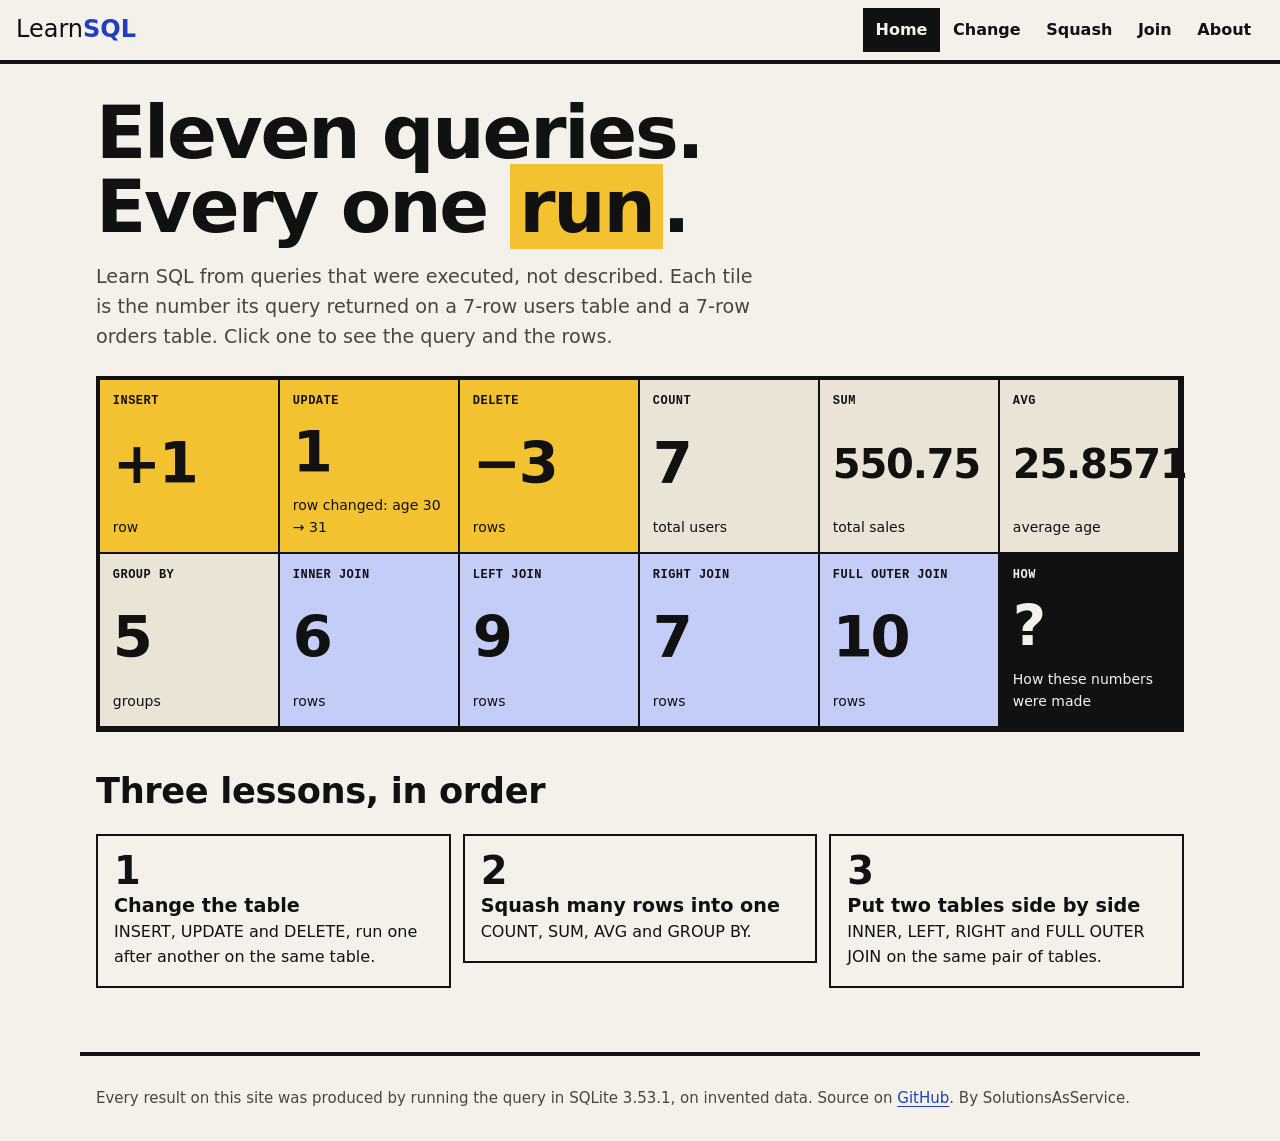
<file: site/index.html>
<!doctype html>
<html lang="en"><head><meta charset="utf-8"><meta name="viewport" content="width=device-width, initial-scale=1">
<title>LearnSQL: eleven queries, every one run</title><meta name="description" content="Learn SQL by reading queries that were actually executed: INSERT, UPDATE, DELETE, aggregates and joins, with the real result rows.">
<link rel="canonical" href="https://learnsql.shadw.app/"><link rel="icon" href="favicon.svg" type="image/svg+xml">
<meta property="og:title" content="LearnSQL: eleven queries, every one run"><meta property="og:description" content="Learn SQL by reading queries that were actually executed: INSERT, UPDATE, DELETE, aggregates and joins, with the real result rows.">
<meta property="og:type" content="website"><meta property="og:url" content="https://learnsql.shadw.app/">
<link rel="stylesheet" href="style.css"></head>
<body><a class="skip" href="#main">Skip to content</a>
<header class="top"><a class="brand" href="index.html">Learn<b>SQL</b></a><nav aria-label="Pages"><a href="index.html" aria-current=page>Home</a><a href="basic.html">Change</a><a href="aggregates.html">Squash</a><a href="joins.html">Join</a><a href="about.html">About</a></nav></header>
<main id="main"><section class="hero"><h1>Eleven queries.<br>Every one <em>run</em>.</h1>
<p class="lede">Learn SQL from queries that were executed, not described. Each tile is the number its query returned on a
7-row users table and a 7-row orders table. Click one to see the query and the rows.</p></section>
<section aria-label="All eleven queries" class="poster"><a class="tile t-basic" href="basic.html#insert_example"><span class="nm">INSERT</span><span class="big">+1</span><span class="un">row</span></a><a class="tile t-basic" href="basic.html#update_example"><span class="nm">UPDATE</span><span class="big">1</span><span class="un">row changed: age 30 → 31</span></a><a class="tile t-basic" href="basic.html#delete_example"><span class="nm">DELETE</span><span class="big">−3</span><span class="un">rows</span></a><a class="tile t-aggregates" href="aggregates.html#count_example"><span class="nm">COUNT</span><span class="big">7</span><span class="un">total users</span></a><a class="tile t-aggregates long" href="aggregates.html#sum_example"><span class="nm">SUM</span><span class="big">550.75</span><span class="un">total sales</span></a><a class="tile t-aggregates long" href="aggregates.html#avg_example"><span class="nm">AVG</span><span class="big">25.8571</span><span class="un">average age</span></a><a class="tile t-aggregates" href="aggregates.html#group_by_example"><span class="nm">GROUP BY</span><span class="big">5</span><span class="un">groups</span></a><a class="tile t-joins" href="joins.html#inner_join_example"><span class="nm">INNER JOIN</span><span class="big">6</span><span class="un">rows</span></a><a class="tile t-joins" href="joins.html#left_join_example"><span class="nm">LEFT JOIN</span><span class="big">9</span><span class="un">rows</span></a><a class="tile t-joins" href="joins.html#right_join_example"><span class="nm">RIGHT JOIN</span><span class="big">7</span><span class="un">rows</span></a><a class="tile t-joins" href="joins.html#full_outer_join_example"><span class="nm">FULL OUTER JOIN</span><span class="big">10</span><span class="un">rows</span></a><a class="tile t-about" href="about.html"><span class="nm">HOW</span><span class="big">?</span><span class="un">How these numbers were made</span></a></section>
<section class="start"><h2>Three lessons, in order</h2><ol class="topics"><li><a href="basic.html"><b>Change the table</b><span>INSERT, UPDATE and DELETE, run one after another on the same table.</span></a></li><li><a href="aggregates.html"><b>Squash many rows into one</b><span>COUNT, SUM, AVG and GROUP BY.</span></a></li><li><a href="joins.html"><b>Put two tables side by side</b><span>INNER, LEFT, RIGHT and FULL OUTER JOIN on the same pair of tables.</span></a></li></ol></section></main>
<footer><p>Every result on this site was produced by running the query in SQLite 3.53.1, on invented data. Source on <a href="https://github.com/SolutionsAsService/LearnSQL">GitHub</a>. By SolutionsAsService.</p></footer>
</body></html>
</file>
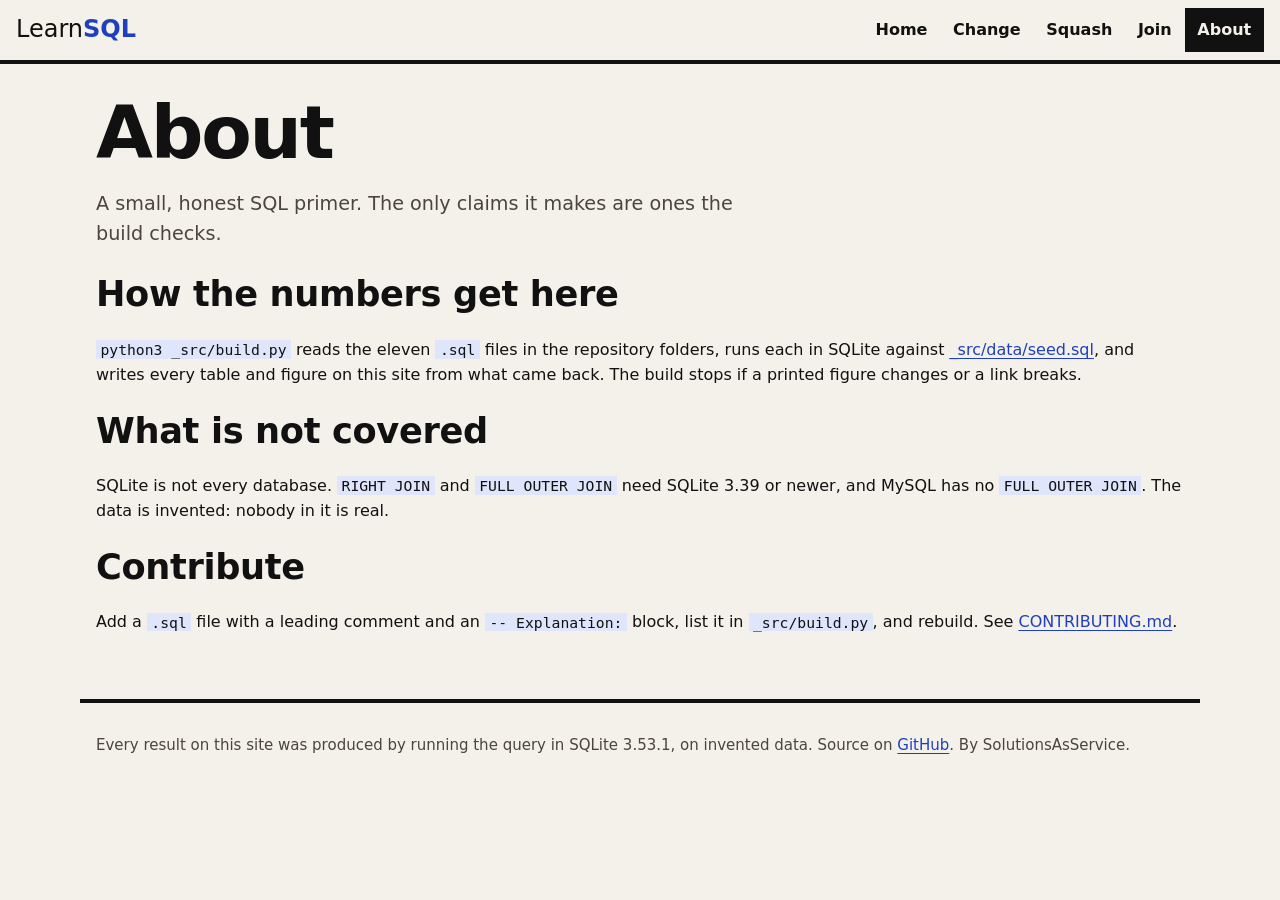
<file: site/about.html>
<!doctype html>
<html lang="en"><head><meta charset="utf-8"><meta name="viewport" content="width=device-width, initial-scale=1">
<title>About: LearnSQL</title><meta name="description" content="How the LearnSQL numbers are produced and what the site does not cover.">
<link rel="canonical" href="https://learnsql.shadw.app/about"><link rel="icon" href="favicon.svg" type="image/svg+xml">
<meta property="og:title" content="About: LearnSQL"><meta property="og:description" content="How the LearnSQL numbers are produced and what the site does not cover.">
<meta property="og:type" content="website"><meta property="og:url" content="https://learnsql.shadw.app/about">
<link rel="stylesheet" href="style.css"></head>
<body><a class="skip" href="#main">Skip to content</a>
<header class="top"><a class="brand" href="index.html">Learn<b>SQL</b></a><nav aria-label="Pages"><a href="index.html">Home</a><a href="basic.html">Change</a><a href="aggregates.html">Squash</a><a href="joins.html">Join</a><a href="about.html" aria-current=page>About</a></nav></header>
<main id="main"><h1>About</h1>
<p class="lede">A small, honest SQL primer. The only claims it makes are ones the build checks.</p>
<h2>How the numbers get here</h2>
<p><code>python3 _src/build.py</code> reads the eleven <code>.sql</code> files in the repository folders, runs each in SQLite against <a href="https://github.com/SolutionsAsService/LearnSQL/blob/main/_src/data/seed.sql">_src/data/seed.sql</a>, and writes every table and figure on this site from what came back. The build stops if a printed figure changes or a link breaks.</p>
<h2>What is not covered</h2>
<p>SQLite is not every database. <code>RIGHT JOIN</code> and <code>FULL OUTER JOIN</code> need SQLite 3.39 or newer, and MySQL has no <code>FULL OUTER JOIN</code>. The data is invented: nobody in it is real.</p>
<h2>Contribute</h2><p>Add a <code>.sql</code> file with a leading comment and an <code>-- Explanation:</code> block, list it in <code>_src/build.py</code>, and rebuild. See <a href="https://github.com/SolutionsAsService/LearnSQL/blob/main/CONTRIBUTING.md">CONTRIBUTING.md</a>.</p></main>
<footer><p>Every result on this site was produced by running the query in SQLite 3.53.1, on invented data. Source on <a href="https://github.com/SolutionsAsService/LearnSQL">GitHub</a>. By SolutionsAsService.</p></footer>
</body></html>
</file>
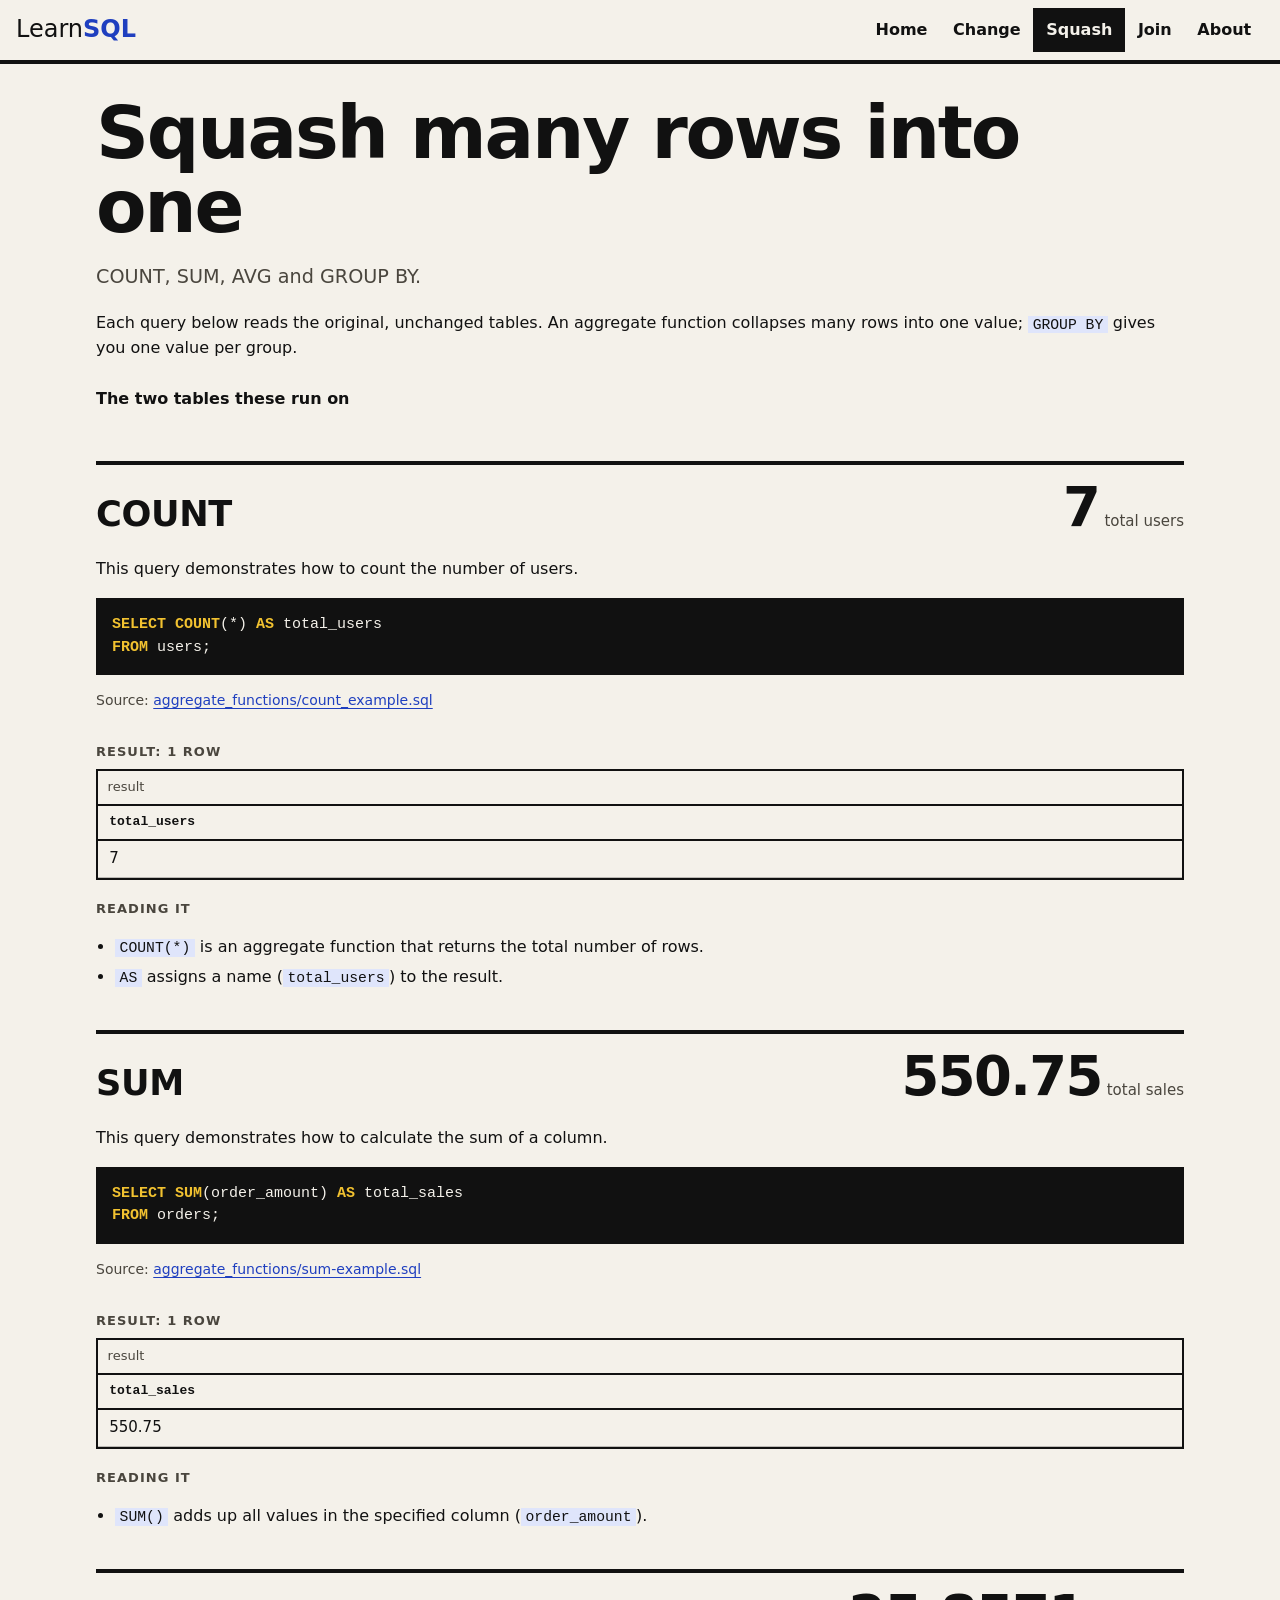
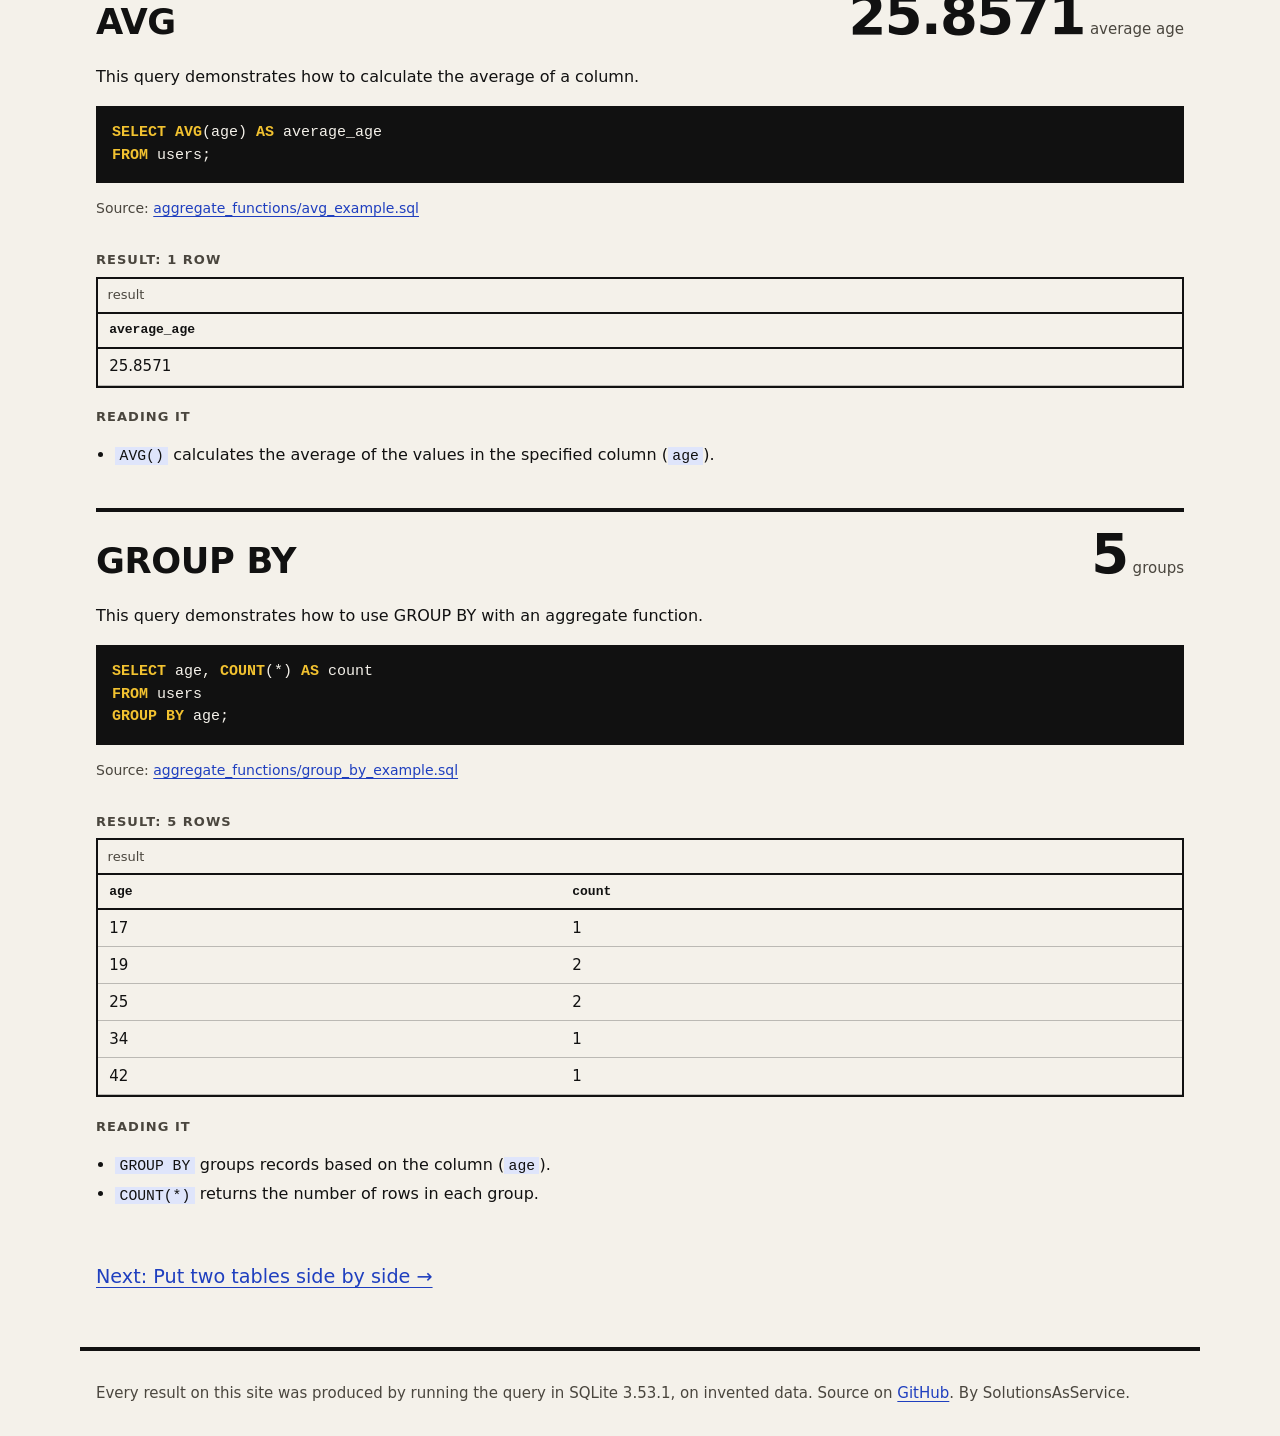
<file: site/aggregates.html>
<!doctype html>
<html lang="en"><head><meta charset="utf-8"><meta name="viewport" content="width=device-width, initial-scale=1">
<title>Squash many rows into one: LearnSQL</title><meta name="description" content="COUNT, SUM, AVG and GROUP BY. Every result is the real output of the query.">
<link rel="canonical" href="https://learnsql.shadw.app/aggregates"><link rel="icon" href="favicon.svg" type="image/svg+xml">
<meta property="og:title" content="Squash many rows into one: LearnSQL"><meta property="og:description" content="COUNT, SUM, AVG and GROUP BY. Every result is the real output of the query.">
<meta property="og:type" content="website"><meta property="og:url" content="https://learnsql.shadw.app/aggregates">
<link rel="stylesheet" href="style.css"></head>
<body><a class="skip" href="#main">Skip to content</a>
<header class="top"><a class="brand" href="index.html">Learn<b>SQL</b></a><nav aria-label="Pages"><a href="index.html">Home</a><a href="basic.html">Change</a><a href="aggregates.html" aria-current=page>Squash</a><a href="joins.html">Join</a><a href="about.html">About</a></nav></header>
<main id="main"><h1>Squash many rows into one</h1><p class="lede">COUNT, SUM, AVG and GROUP BY.</p><p>Each query below reads the original, unchanged tables. An aggregate function collapses many rows into one value; <code>GROUP BY</code> gives you one value per group.</p><details class="data"><summary>The two tables these run on</summary><div class="ba2"><div><h3>users</h3><div class="tw" tabindex="0" role="region" aria-label="users table"><table class=""><caption>users table</caption><thead><tr><th scope="col">user_id</th><th scope="col">first_name</th><th scope="col">last_name</th><th scope="col">age</th></tr></thead><tbody><tr class=""><td>1</td><td>Ana</td><td>Silva</td><td>25</td></tr><tr class=""><td>2</td><td>Li</td><td>Wei</td><td>25</td></tr><tr class=""><td>3</td><td>Omar</td><td>Haddad</td><td>42</td></tr><tr class=""><td>4</td><td>Mira</td><td>Novak</td><td>19</td></tr><tr class=""><td>5</td><td>Tom</td><td>Ellis</td><td>17</td></tr><tr class=""><td>6</td><td>Priya</td><td>Nair</td><td>34</td></tr><tr class=""><td>7</td><td>Sven</td><td>Berg</td><td>19</td></tr></tbody></table></div></div><div><h3>orders</h3><div class="tw" tabindex="0" role="region" aria-label="orders table"><table class=""><caption>orders table</caption><thead><tr><th scope="col">order_id</th><th scope="col">user_id</th><th scope="col">order_amount</th></tr></thead><tbody><tr class=""><td>101</td><td>1</td><td>120</td></tr><tr class=""><td>102</td><td>1</td><td>45.5</td></tr><tr class=""><td>103</td><td>2</td><td>80</td></tr><tr class=""><td>104</td><td>4</td><td>30</td></tr><tr class=""><td>105</td><td>4</td><td>15.25</td></tr><tr class=""><td>106</td><td>6</td><td>200</td></tr><tr class=""><td>107</td><td>99</td><td>60</td></tr></tbody></table></div></div></div></details><section class="ex" id="count_example"><header><h2>COUNT</h2><p class="fig"><b>7</b> <span>total users</span></p></header><p class="intro">This query demonstrates how to count the number of users.</p><pre class="sql"><code><b>SELECT</b> <b>COUNT</b>(*) <b>AS</b> total_users
<b>FROM</b> users;</code></pre><p class="src">Source: <a href="https://github.com/SolutionsAsService/LearnSQL/blob/main/aggregate_functions/count_example.sql">aggregate_functions/count_example.sql</a></p><h3>Result: 1 row</h3><div class="tw" tabindex="0" role="region" aria-label="result"><table class="res"><caption>result</caption><thead><tr><th scope="col">total_users</th></tr></thead><tbody><tr class=""><td>7</td></tr></tbody></table></div><h3>Reading it</h3><ul class="notes"><li><code>COUNT(*)</code> is an aggregate function that returns the total number of rows.</li><li><code>AS</code> assigns a name (<code>total_users</code>) to the result.</li></ul></section><section class="ex" id="sum_example"><header><h2>SUM</h2><p class="fig"><b>550.75</b> <span>total sales</span></p></header><p class="intro">This query demonstrates how to calculate the sum of a column.</p><pre class="sql"><code><b>SELECT</b> <b>SUM</b>(order_amount) <b>AS</b> total_sales
<b>FROM</b> orders;</code></pre><p class="src">Source: <a href="https://github.com/SolutionsAsService/LearnSQL/blob/main/aggregate_functions/sum-example.sql">aggregate_functions/sum-example.sql</a></p><h3>Result: 1 row</h3><div class="tw" tabindex="0" role="region" aria-label="result"><table class="res"><caption>result</caption><thead><tr><th scope="col">total_sales</th></tr></thead><tbody><tr class=""><td>550.75</td></tr></tbody></table></div><h3>Reading it</h3><ul class="notes"><li><code>SUM()</code> adds up all values in the specified column (<code>order_amount</code>).</li></ul></section><section class="ex" id="avg_example"><header><h2>AVG</h2><p class="fig"><b>25.8571</b> <span>average age</span></p></header><p class="intro">This query demonstrates how to calculate the average of a column.</p><pre class="sql"><code><b>SELECT</b> <b>AVG</b>(age) <b>AS</b> average_age
<b>FROM</b> users;</code></pre><p class="src">Source: <a href="https://github.com/SolutionsAsService/LearnSQL/blob/main/aggregate_functions/avg_example.sql">aggregate_functions/avg_example.sql</a></p><h3>Result: 1 row</h3><div class="tw" tabindex="0" role="region" aria-label="result"><table class="res"><caption>result</caption><thead><tr><th scope="col">average_age</th></tr></thead><tbody><tr class=""><td>25.8571</td></tr></tbody></table></div><h3>Reading it</h3><ul class="notes"><li><code>AVG()</code> calculates the average of the values in the specified column (<code>age</code>).</li></ul></section><section class="ex" id="group_by_example"><header><h2>GROUP BY</h2><p class="fig"><b>5</b> <span>groups</span></p></header><p class="intro">This query demonstrates how to use GROUP BY with an aggregate function.</p><pre class="sql"><code><b>SELECT</b> age, <b>COUNT</b>(*) <b>AS</b> count
<b>FROM</b> users
<b>GROUP BY</b> age;</code></pre><p class="src">Source: <a href="https://github.com/SolutionsAsService/LearnSQL/blob/main/aggregate_functions/group_by_example.sql">aggregate_functions/group_by_example.sql</a></p><h3>Result: 5 rows</h3><div class="tw" tabindex="0" role="region" aria-label="result"><table class="res"><caption>result</caption><thead><tr><th scope="col">age</th><th scope="col">count</th></tr></thead><tbody><tr class=""><td>17</td><td>1</td></tr><tr class=""><td>19</td><td>2</td></tr><tr class=""><td>25</td><td>2</td></tr><tr class=""><td>34</td><td>1</td></tr><tr class=""><td>42</td><td>1</td></tr></tbody></table></div><h3>Reading it</h3><ul class="notes"><li><code>GROUP BY</code> groups records based on the column (<code>age</code>).</li><li><code>COUNT(*)</code> returns the number of rows in each group.</li></ul></section><p class="next"><a href="joins.html">Next: Put two tables side by side →</a></p></main>
<footer><p>Every result on this site was produced by running the query in SQLite 3.53.1, on invented data. Source on <a href="https://github.com/SolutionsAsService/LearnSQL">GitHub</a>. By SolutionsAsService.</p></footer>
</body></html>
</file>
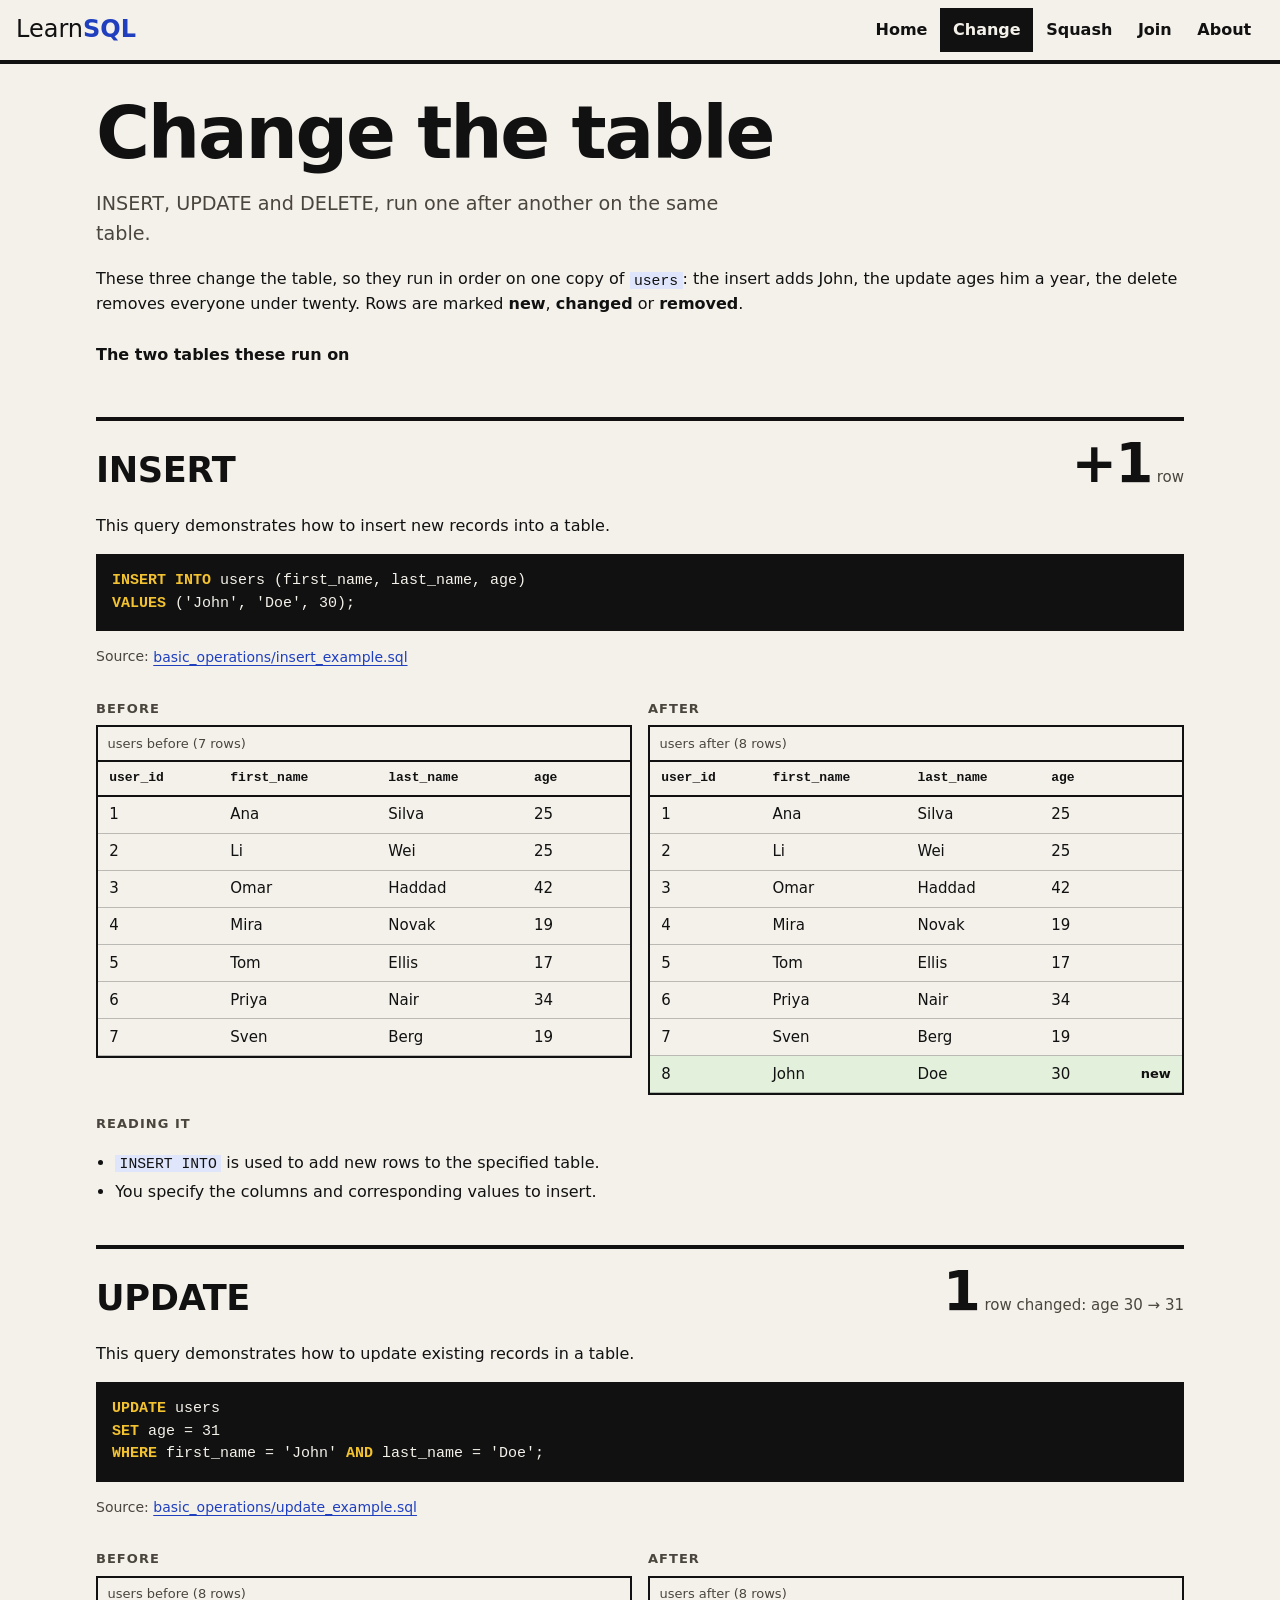
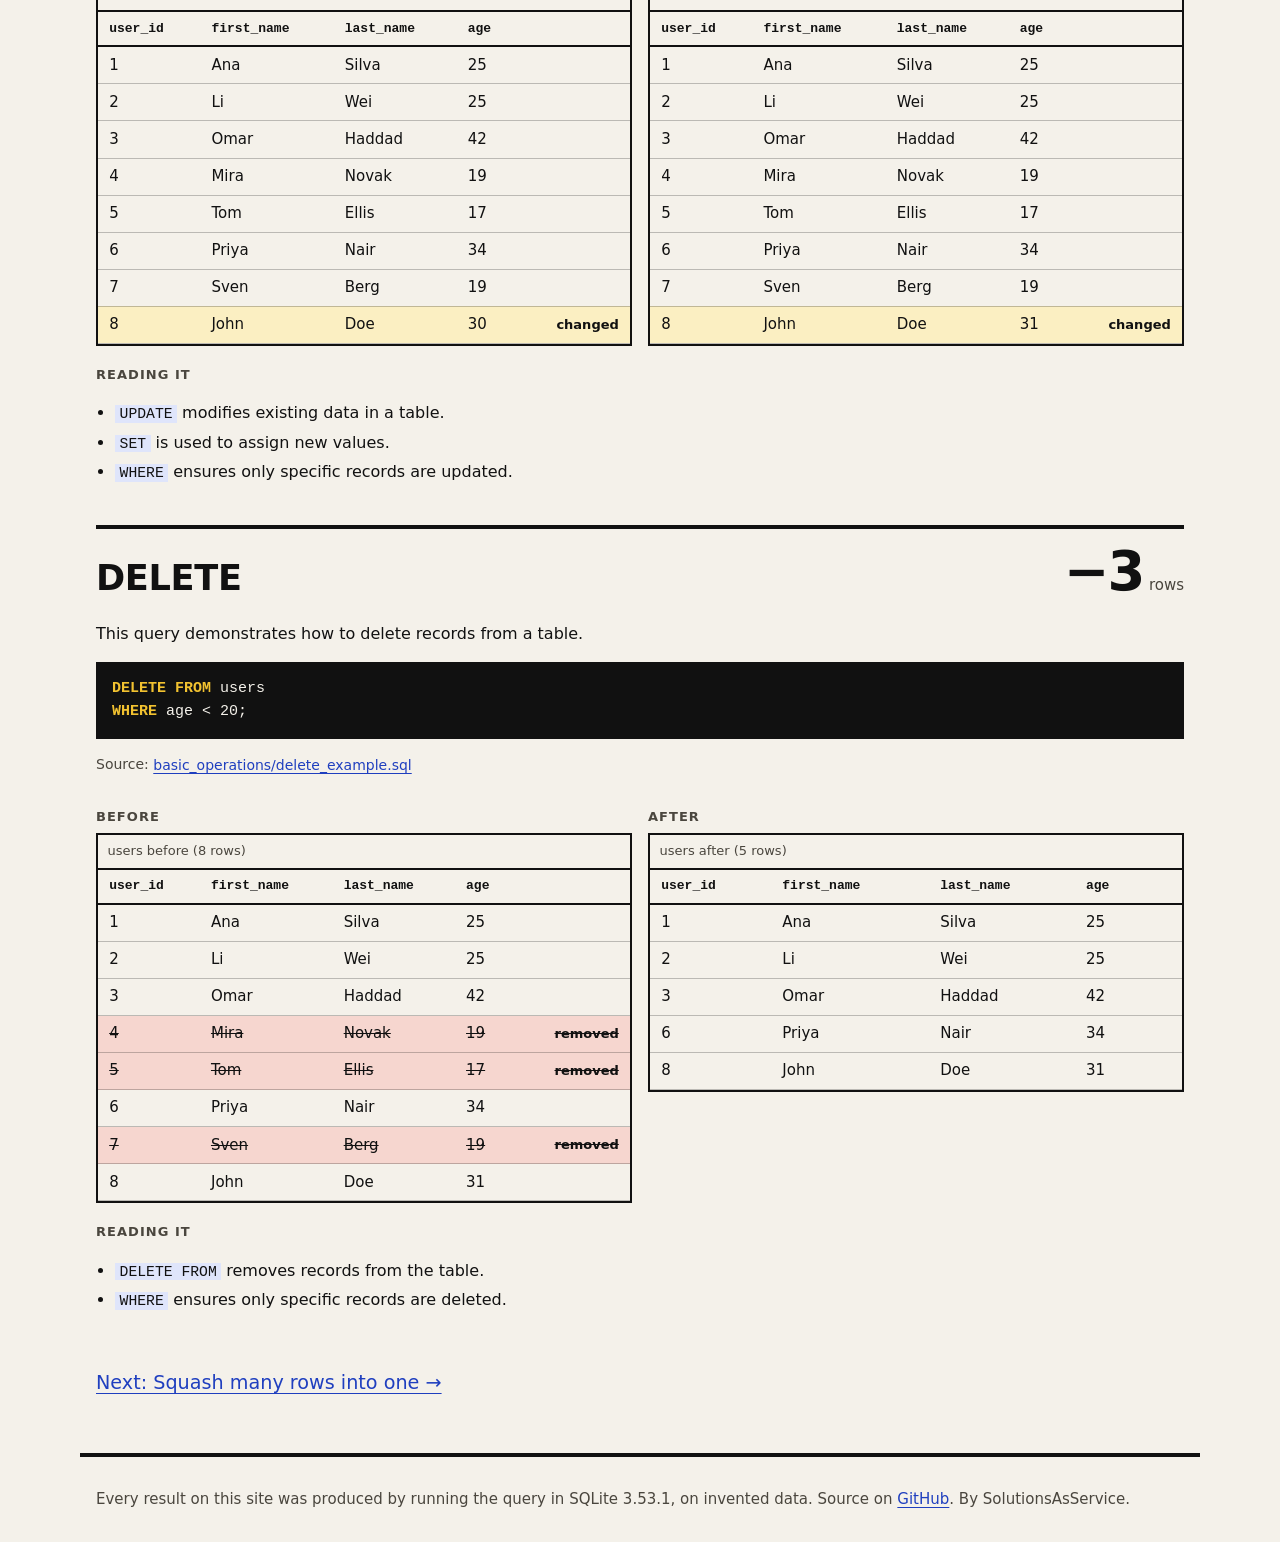
<file: site/basic.html>
<!doctype html>
<html lang="en"><head><meta charset="utf-8"><meta name="viewport" content="width=device-width, initial-scale=1">
<title>Change the table: LearnSQL</title><meta name="description" content="INSERT, UPDATE and DELETE, run one after another on the same table. Every result is the real output of the query.">
<link rel="canonical" href="https://learnsql.shadw.app/basic"><link rel="icon" href="favicon.svg" type="image/svg+xml">
<meta property="og:title" content="Change the table: LearnSQL"><meta property="og:description" content="INSERT, UPDATE and DELETE, run one after another on the same table. Every result is the real output of the query.">
<meta property="og:type" content="website"><meta property="og:url" content="https://learnsql.shadw.app/basic">
<link rel="stylesheet" href="style.css"></head>
<body><a class="skip" href="#main">Skip to content</a>
<header class="top"><a class="brand" href="index.html">Learn<b>SQL</b></a><nav aria-label="Pages"><a href="index.html">Home</a><a href="basic.html" aria-current=page>Change</a><a href="aggregates.html">Squash</a><a href="joins.html">Join</a><a href="about.html">About</a></nav></header>
<main id="main"><h1>Change the table</h1><p class="lede">INSERT, UPDATE and DELETE, run one after another on the same table.</p><p>These three change the table, so they run in order on one copy of <code>users</code>: the insert adds John, the update ages him a year, the delete removes everyone under twenty. Rows are marked <b>new</b>, <b>changed</b> or <b>removed</b>.</p><details class="data"><summary>The two tables these run on</summary><div class="ba2"><div><h3>users</h3><div class="tw" tabindex="0" role="region" aria-label="users table"><table class=""><caption>users table</caption><thead><tr><th scope="col">user_id</th><th scope="col">first_name</th><th scope="col">last_name</th><th scope="col">age</th></tr></thead><tbody><tr class=""><td>1</td><td>Ana</td><td>Silva</td><td>25</td></tr><tr class=""><td>2</td><td>Li</td><td>Wei</td><td>25</td></tr><tr class=""><td>3</td><td>Omar</td><td>Haddad</td><td>42</td></tr><tr class=""><td>4</td><td>Mira</td><td>Novak</td><td>19</td></tr><tr class=""><td>5</td><td>Tom</td><td>Ellis</td><td>17</td></tr><tr class=""><td>6</td><td>Priya</td><td>Nair</td><td>34</td></tr><tr class=""><td>7</td><td>Sven</td><td>Berg</td><td>19</td></tr></tbody></table></div></div><div><h3>orders</h3><div class="tw" tabindex="0" role="region" aria-label="orders table"><table class=""><caption>orders table</caption><thead><tr><th scope="col">order_id</th><th scope="col">user_id</th><th scope="col">order_amount</th></tr></thead><tbody><tr class=""><td>101</td><td>1</td><td>120</td></tr><tr class=""><td>102</td><td>1</td><td>45.5</td></tr><tr class=""><td>103</td><td>2</td><td>80</td></tr><tr class=""><td>104</td><td>4</td><td>30</td></tr><tr class=""><td>105</td><td>4</td><td>15.25</td></tr><tr class=""><td>106</td><td>6</td><td>200</td></tr><tr class=""><td>107</td><td>99</td><td>60</td></tr></tbody></table></div></div></div></details><section class="ex" id="insert_example"><header><h2>INSERT</h2><p class="fig"><b>+1</b> <span>row</span></p></header><p class="intro">This query demonstrates how to insert new records into a table.</p><pre class="sql"><code><b>INSERT INTO</b> users (first_name, last_name, age)
<b>VALUES</b> (&#x27;John&#x27;, &#x27;Doe&#x27;, 30);</code></pre><p class="src">Source: <a href="https://github.com/SolutionsAsService/LearnSQL/blob/main/basic_operations/insert_example.sql">basic_operations/insert_example.sql</a></p><div class="ba2"><div><h3>Before</h3><div class="tw" tabindex="0" role="region" aria-label="users before (7 rows)"><table class="ba"><caption>users before (7 rows)</caption><thead><tr><th scope="col">user_id</th><th scope="col">first_name</th><th scope="col">last_name</th><th scope="col">age</th><th scope="col" class="tag"><span class="sr">row</span></th></tr></thead><tbody><tr class=""><td>1</td><td>Ana</td><td>Silva</td><td>25</td><td class="tag"></td></tr><tr class=""><td>2</td><td>Li</td><td>Wei</td><td>25</td><td class="tag"></td></tr><tr class=""><td>3</td><td>Omar</td><td>Haddad</td><td>42</td><td class="tag"></td></tr><tr class=""><td>4</td><td>Mira</td><td>Novak</td><td>19</td><td class="tag"></td></tr><tr class=""><td>5</td><td>Tom</td><td>Ellis</td><td>17</td><td class="tag"></td></tr><tr class=""><td>6</td><td>Priya</td><td>Nair</td><td>34</td><td class="tag"></td></tr><tr class=""><td>7</td><td>Sven</td><td>Berg</td><td>19</td><td class="tag"></td></tr></tbody></table></div></div><div><h3>After</h3><div class="tw" tabindex="0" role="region" aria-label="users after (8 rows)"><table class="ba"><caption>users after (8 rows)</caption><thead><tr><th scope="col">user_id</th><th scope="col">first_name</th><th scope="col">last_name</th><th scope="col">age</th><th scope="col" class="tag"><span class="sr">row</span></th></tr></thead><tbody><tr class=""><td>1</td><td>Ana</td><td>Silva</td><td>25</td><td class="tag"></td></tr><tr class=""><td>2</td><td>Li</td><td>Wei</td><td>25</td><td class="tag"></td></tr><tr class=""><td>3</td><td>Omar</td><td>Haddad</td><td>42</td><td class="tag"></td></tr><tr class=""><td>4</td><td>Mira</td><td>Novak</td><td>19</td><td class="tag"></td></tr><tr class=""><td>5</td><td>Tom</td><td>Ellis</td><td>17</td><td class="tag"></td></tr><tr class=""><td>6</td><td>Priya</td><td>Nair</td><td>34</td><td class="tag"></td></tr><tr class=""><td>7</td><td>Sven</td><td>Berg</td><td>19</td><td class="tag"></td></tr><tr class="new"><td>8</td><td>John</td><td>Doe</td><td>30</td><td class="tag">new</td></tr></tbody></table></div></div></div><h3>Reading it</h3><ul class="notes"><li><code>INSERT INTO</code> is used to add new rows to the specified table.</li><li>You specify the columns and corresponding values to insert.</li></ul></section><section class="ex" id="update_example"><header><h2>UPDATE</h2><p class="fig"><b>1</b> <span>row changed: age 30 → 31</span></p></header><p class="intro">This query demonstrates how to update existing records in a table.</p><pre class="sql"><code><b>UPDATE</b> users
<b>SET</b> age = 31
<b>WHERE</b> first_name = &#x27;John&#x27; <b>AND</b> last_name = &#x27;Doe&#x27;;</code></pre><p class="src">Source: <a href="https://github.com/SolutionsAsService/LearnSQL/blob/main/basic_operations/update_example.sql">basic_operations/update_example.sql</a></p><div class="ba2"><div><h3>Before</h3><div class="tw" tabindex="0" role="region" aria-label="users before (8 rows)"><table class="ba"><caption>users before (8 rows)</caption><thead><tr><th scope="col">user_id</th><th scope="col">first_name</th><th scope="col">last_name</th><th scope="col">age</th><th scope="col" class="tag"><span class="sr">row</span></th></tr></thead><tbody><tr class=""><td>1</td><td>Ana</td><td>Silva</td><td>25</td><td class="tag"></td></tr><tr class=""><td>2</td><td>Li</td><td>Wei</td><td>25</td><td class="tag"></td></tr><tr class=""><td>3</td><td>Omar</td><td>Haddad</td><td>42</td><td class="tag"></td></tr><tr class=""><td>4</td><td>Mira</td><td>Novak</td><td>19</td><td class="tag"></td></tr><tr class=""><td>5</td><td>Tom</td><td>Ellis</td><td>17</td><td class="tag"></td></tr><tr class=""><td>6</td><td>Priya</td><td>Nair</td><td>34</td><td class="tag"></td></tr><tr class=""><td>7</td><td>Sven</td><td>Berg</td><td>19</td><td class="tag"></td></tr><tr class="changed"><td>8</td><td>John</td><td>Doe</td><td>30</td><td class="tag">changed</td></tr></tbody></table></div></div><div><h3>After</h3><div class="tw" tabindex="0" role="region" aria-label="users after (8 rows)"><table class="ba"><caption>users after (8 rows)</caption><thead><tr><th scope="col">user_id</th><th scope="col">first_name</th><th scope="col">last_name</th><th scope="col">age</th><th scope="col" class="tag"><span class="sr">row</span></th></tr></thead><tbody><tr class=""><td>1</td><td>Ana</td><td>Silva</td><td>25</td><td class="tag"></td></tr><tr class=""><td>2</td><td>Li</td><td>Wei</td><td>25</td><td class="tag"></td></tr><tr class=""><td>3</td><td>Omar</td><td>Haddad</td><td>42</td><td class="tag"></td></tr><tr class=""><td>4</td><td>Mira</td><td>Novak</td><td>19</td><td class="tag"></td></tr><tr class=""><td>5</td><td>Tom</td><td>Ellis</td><td>17</td><td class="tag"></td></tr><tr class=""><td>6</td><td>Priya</td><td>Nair</td><td>34</td><td class="tag"></td></tr><tr class=""><td>7</td><td>Sven</td><td>Berg</td><td>19</td><td class="tag"></td></tr><tr class="changed"><td>8</td><td>John</td><td>Doe</td><td>31</td><td class="tag">changed</td></tr></tbody></table></div></div></div><h3>Reading it</h3><ul class="notes"><li><code>UPDATE</code> modifies existing data in a table.</li><li><code>SET</code> is used to assign new values.</li><li><code>WHERE</code> ensures only specific records are updated.</li></ul></section><section class="ex" id="delete_example"><header><h2>DELETE</h2><p class="fig"><b>−3</b> <span>rows</span></p></header><p class="intro">This query demonstrates how to delete records from a table.</p><pre class="sql"><code><b>DELETE FROM</b> users
<b>WHERE</b> age &lt; 20;</code></pre><p class="src">Source: <a href="https://github.com/SolutionsAsService/LearnSQL/blob/main/basic_operations/delete_example.sql">basic_operations/delete_example.sql</a></p><div class="ba2"><div><h3>Before</h3><div class="tw" tabindex="0" role="region" aria-label="users before (8 rows)"><table class="ba"><caption>users before (8 rows)</caption><thead><tr><th scope="col">user_id</th><th scope="col">first_name</th><th scope="col">last_name</th><th scope="col">age</th><th scope="col" class="tag"><span class="sr">row</span></th></tr></thead><tbody><tr class=""><td>1</td><td>Ana</td><td>Silva</td><td>25</td><td class="tag"></td></tr><tr class=""><td>2</td><td>Li</td><td>Wei</td><td>25</td><td class="tag"></td></tr><tr class=""><td>3</td><td>Omar</td><td>Haddad</td><td>42</td><td class="tag"></td></tr><tr class="gone"><td>4</td><td>Mira</td><td>Novak</td><td>19</td><td class="tag">removed</td></tr><tr class="gone"><td>5</td><td>Tom</td><td>Ellis</td><td>17</td><td class="tag">removed</td></tr><tr class=""><td>6</td><td>Priya</td><td>Nair</td><td>34</td><td class="tag"></td></tr><tr class="gone"><td>7</td><td>Sven</td><td>Berg</td><td>19</td><td class="tag">removed</td></tr><tr class=""><td>8</td><td>John</td><td>Doe</td><td>31</td><td class="tag"></td></tr></tbody></table></div></div><div><h3>After</h3><div class="tw" tabindex="0" role="region" aria-label="users after (5 rows)"><table class="ba"><caption>users after (5 rows)</caption><thead><tr><th scope="col">user_id</th><th scope="col">first_name</th><th scope="col">last_name</th><th scope="col">age</th><th scope="col" class="tag"><span class="sr">row</span></th></tr></thead><tbody><tr class=""><td>1</td><td>Ana</td><td>Silva</td><td>25</td><td class="tag"></td></tr><tr class=""><td>2</td><td>Li</td><td>Wei</td><td>25</td><td class="tag"></td></tr><tr class=""><td>3</td><td>Omar</td><td>Haddad</td><td>42</td><td class="tag"></td></tr><tr class=""><td>6</td><td>Priya</td><td>Nair</td><td>34</td><td class="tag"></td></tr><tr class=""><td>8</td><td>John</td><td>Doe</td><td>31</td><td class="tag"></td></tr></tbody></table></div></div></div><h3>Reading it</h3><ul class="notes"><li><code>DELETE FROM</code> removes records from the table.</li><li><code>WHERE</code> ensures only specific records are deleted.</li></ul></section><p class="next"><a href="aggregates.html">Next: Squash many rows into one →</a></p></main>
<footer><p>Every result on this site was produced by running the query in SQLite 3.53.1, on invented data. Source on <a href="https://github.com/SolutionsAsService/LearnSQL">GitHub</a>. By SolutionsAsService.</p></footer>
</body></html>
</file>
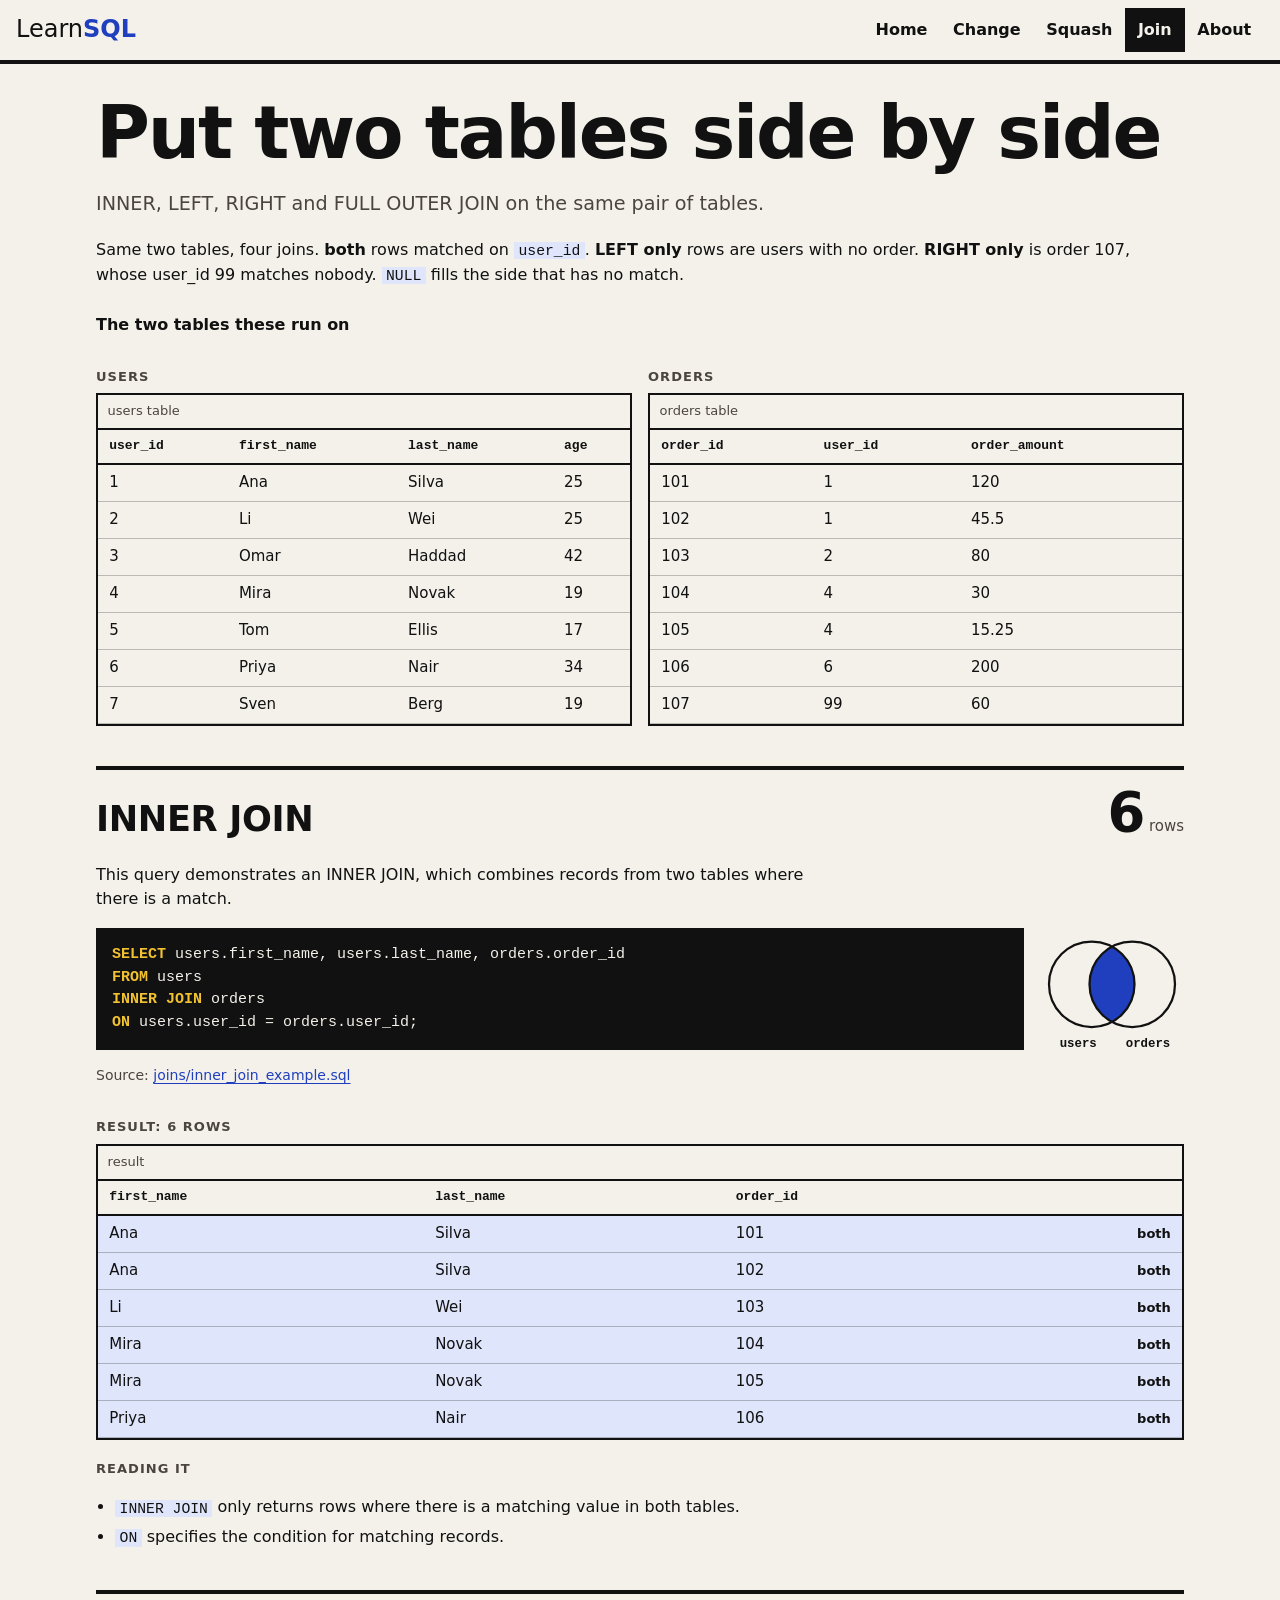
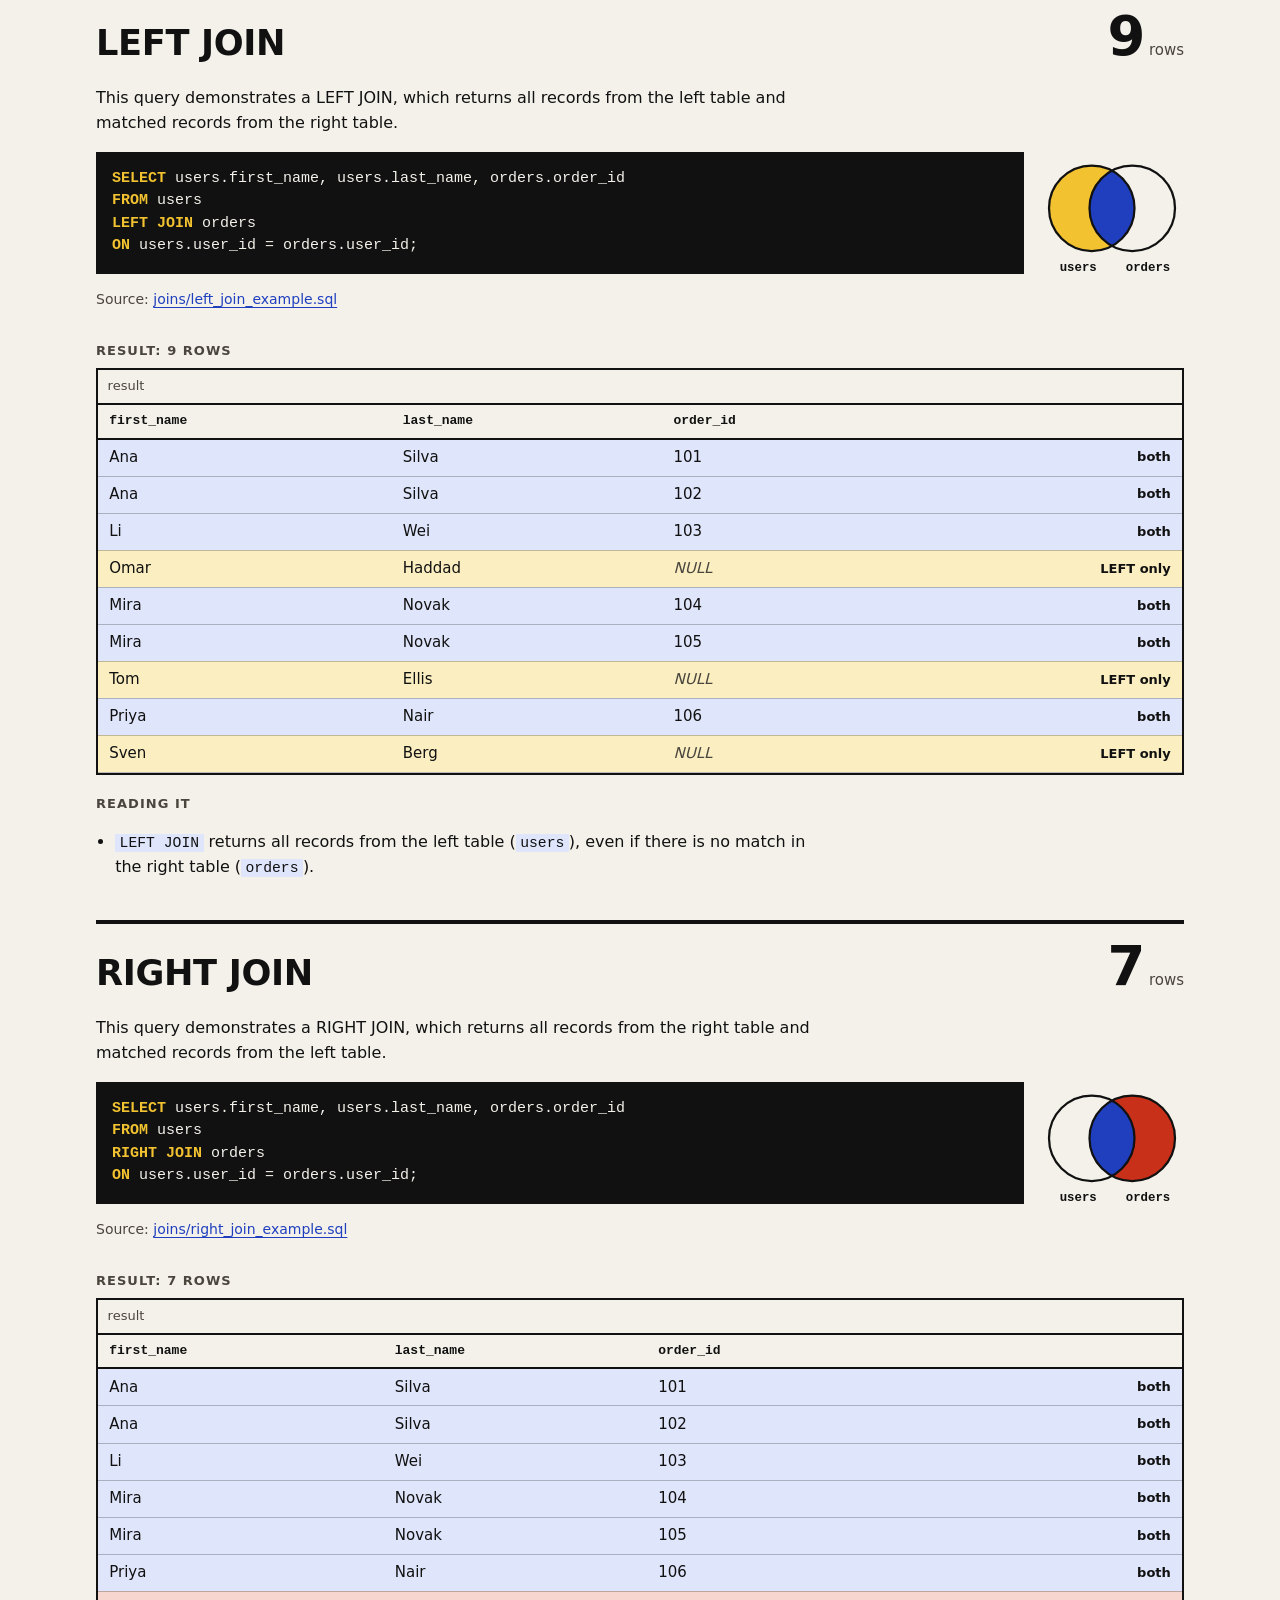
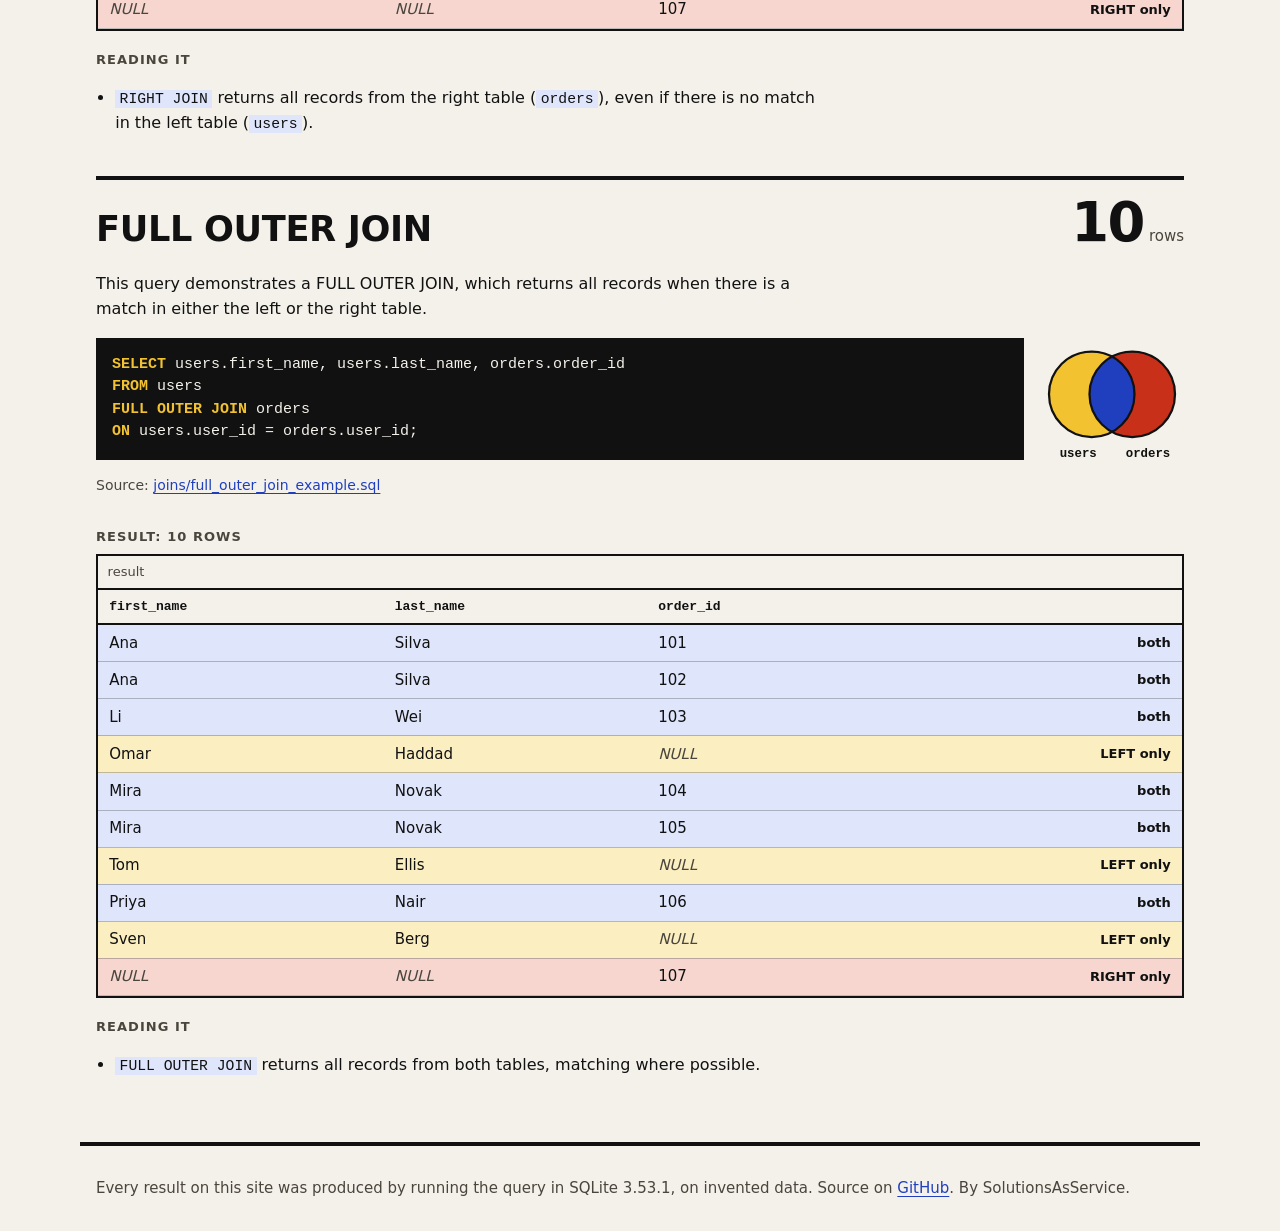
<file: site/joins.html>
<!doctype html>
<html lang="en"><head><meta charset="utf-8"><meta name="viewport" content="width=device-width, initial-scale=1">
<title>Put two tables side by side: LearnSQL</title><meta name="description" content="INNER, LEFT, RIGHT and FULL OUTER JOIN on the same pair of tables. Every result is the real output of the query.">
<link rel="canonical" href="https://learnsql.shadw.app/joins"><link rel="icon" href="favicon.svg" type="image/svg+xml">
<meta property="og:title" content="Put two tables side by side: LearnSQL"><meta property="og:description" content="INNER, LEFT, RIGHT and FULL OUTER JOIN on the same pair of tables. Every result is the real output of the query.">
<meta property="og:type" content="website"><meta property="og:url" content="https://learnsql.shadw.app/joins">
<link rel="stylesheet" href="style.css"></head>
<body><a class="skip" href="#main">Skip to content</a>
<header class="top"><a class="brand" href="index.html">Learn<b>SQL</b></a><nav aria-label="Pages"><a href="index.html">Home</a><a href="basic.html">Change</a><a href="aggregates.html">Squash</a><a href="joins.html" aria-current=page>Join</a><a href="about.html">About</a></nav></header>
<main id="main"><h1>Put two tables side by side</h1><p class="lede">INNER, LEFT, RIGHT and FULL OUTER JOIN on the same pair of tables.</p><p>Same two tables, four joins. <b>both</b> rows matched on <code>user_id</code>. <b>LEFT only</b> rows are users with no order. <b>RIGHT only</b> is order 107, whose user_id 99 matches nobody. <code>NULL</code> fills the side that has no match.</p><details class="data" open><summary>The two tables these run on</summary><div class="ba2"><div><h3>users</h3><div class="tw" tabindex="0" role="region" aria-label="users table"><table class=""><caption>users table</caption><thead><tr><th scope="col">user_id</th><th scope="col">first_name</th><th scope="col">last_name</th><th scope="col">age</th></tr></thead><tbody><tr class=""><td>1</td><td>Ana</td><td>Silva</td><td>25</td></tr><tr class=""><td>2</td><td>Li</td><td>Wei</td><td>25</td></tr><tr class=""><td>3</td><td>Omar</td><td>Haddad</td><td>42</td></tr><tr class=""><td>4</td><td>Mira</td><td>Novak</td><td>19</td></tr><tr class=""><td>5</td><td>Tom</td><td>Ellis</td><td>17</td></tr><tr class=""><td>6</td><td>Priya</td><td>Nair</td><td>34</td></tr><tr class=""><td>7</td><td>Sven</td><td>Berg</td><td>19</td></tr></tbody></table></div></div><div><h3>orders</h3><div class="tw" tabindex="0" role="region" aria-label="orders table"><table class=""><caption>orders table</caption><thead><tr><th scope="col">order_id</th><th scope="col">user_id</th><th scope="col">order_amount</th></tr></thead><tbody><tr class=""><td>101</td><td>1</td><td>120</td></tr><tr class=""><td>102</td><td>1</td><td>45.5</td></tr><tr class=""><td>103</td><td>2</td><td>80</td></tr><tr class=""><td>104</td><td>4</td><td>30</td></tr><tr class=""><td>105</td><td>4</td><td>15.25</td></tr><tr class=""><td>106</td><td>6</td><td>200</td></tr><tr class=""><td>107</td><td>99</td><td>60</td></tr></tbody></table></div></div></div></details><section class="ex" id="inner_join_example"><header><h2>INNER JOIN</h2><p class="fig"><b>6</b> <span>rows</span></p></header><p class="intro">This query demonstrates an INNER JOIN, which combines records from two tables where there is a match.</p><svg class="venn" viewBox="0 0 128 112" role="img" aria-label="Venn diagram: only the overlap"><clipPath id="c-inner"><circle cx="82" cy="50" r="38"/></clipPath><circle cx="46" cy="50" r="38" clip-path="url(#c-inner)" class="fb"/><circle cx="46" cy="50" r="38" class="ol"/><circle cx="82" cy="50" r="38" class="ol"/><text x="34" y="106" text-anchor="middle" class="vt">users</text><text x="96" y="106" text-anchor="middle" class="vt">orders</text></svg><pre class="sql"><code><b>SELECT</b> users.first_name, users.last_name, orders.order_id
<b>FROM</b> users
<b>INNER JOIN</b> orders
<b>ON</b> users.user_id = orders.user_id;</code></pre><p class="src">Source: <a href="https://github.com/SolutionsAsService/LearnSQL/blob/main/joins/inner_join_example.sql">joins/inner_join_example.sql</a></p><h3>Result: 6 rows</h3><div class="tw" tabindex="0" role="region" aria-label="result"><table class="res"><caption>result</caption><thead><tr><th scope="col">first_name</th><th scope="col">last_name</th><th scope="col">order_id</th><th scope="col" class="tag"><span class="sr">row</span></th></tr></thead><tbody><tr class="matched"><td>Ana</td><td>Silva</td><td>101</td><td class="tag">both</td></tr><tr class="matched"><td>Ana</td><td>Silva</td><td>102</td><td class="tag">both</td></tr><tr class="matched"><td>Li</td><td>Wei</td><td>103</td><td class="tag">both</td></tr><tr class="matched"><td>Mira</td><td>Novak</td><td>104</td><td class="tag">both</td></tr><tr class="matched"><td>Mira</td><td>Novak</td><td>105</td><td class="tag">both</td></tr><tr class="matched"><td>Priya</td><td>Nair</td><td>106</td><td class="tag">both</td></tr></tbody></table></div><h3>Reading it</h3><ul class="notes"><li><code>INNER JOIN</code> only returns rows where there is a matching value in both tables.</li><li><code>ON</code> specifies the condition for matching records.</li></ul></section><section class="ex" id="left_join_example"><header><h2>LEFT JOIN</h2><p class="fig"><b>9</b> <span>rows</span></p></header><p class="intro">This query demonstrates a LEFT JOIN, which returns all records from the left table and matched records from the right table.</p><svg class="venn" viewBox="0 0 128 112" role="img" aria-label="Venn diagram: all of users"><clipPath id="c-left"><circle cx="82" cy="50" r="38"/></clipPath><circle cx="46" cy="50" r="38" class="fl"/><circle cx="46" cy="50" r="38" clip-path="url(#c-left)" class="fb"/><circle cx="46" cy="50" r="38" class="ol"/><circle cx="82" cy="50" r="38" class="ol"/><text x="34" y="106" text-anchor="middle" class="vt">users</text><text x="96" y="106" text-anchor="middle" class="vt">orders</text></svg><pre class="sql"><code><b>SELECT</b> users.first_name, users.last_name, orders.order_id
<b>FROM</b> users
<b>LEFT JOIN</b> orders
<b>ON</b> users.user_id = orders.user_id;</code></pre><p class="src">Source: <a href="https://github.com/SolutionsAsService/LearnSQL/blob/main/joins/left_join_example.sql">joins/left_join_example.sql</a></p><h3>Result: 9 rows</h3><div class="tw" tabindex="0" role="region" aria-label="result"><table class="res"><caption>result</caption><thead><tr><th scope="col">first_name</th><th scope="col">last_name</th><th scope="col">order_id</th><th scope="col" class="tag"><span class="sr">row</span></th></tr></thead><tbody><tr class="matched"><td>Ana</td><td>Silva</td><td>101</td><td class="tag">both</td></tr><tr class="matched"><td>Ana</td><td>Silva</td><td>102</td><td class="tag">both</td></tr><tr class="matched"><td>Li</td><td>Wei</td><td>103</td><td class="tag">both</td></tr><tr class="only-left"><td>Omar</td><td>Haddad</td><td class="null">NULL</td><td class="tag">LEFT only</td></tr><tr class="matched"><td>Mira</td><td>Novak</td><td>104</td><td class="tag">both</td></tr><tr class="matched"><td>Mira</td><td>Novak</td><td>105</td><td class="tag">both</td></tr><tr class="only-left"><td>Tom</td><td>Ellis</td><td class="null">NULL</td><td class="tag">LEFT only</td></tr><tr class="matched"><td>Priya</td><td>Nair</td><td>106</td><td class="tag">both</td></tr><tr class="only-left"><td>Sven</td><td>Berg</td><td class="null">NULL</td><td class="tag">LEFT only</td></tr></tbody></table></div><h3>Reading it</h3><ul class="notes"><li><code>LEFT JOIN</code> returns all records from the left table (<code>users</code>), even if there is no match in the right table (<code>orders</code>).</li></ul></section><section class="ex" id="right_join_example"><header><h2>RIGHT JOIN</h2><p class="fig"><b>7</b> <span>rows</span></p></header><p class="intro">This query demonstrates a RIGHT JOIN, which returns all records from the right table and matched records from the left table.</p><svg class="venn" viewBox="0 0 128 112" role="img" aria-label="Venn diagram: all of orders"><clipPath id="c-right"><circle cx="82" cy="50" r="38"/></clipPath><circle cx="82" cy="50" r="38" class="fr"/><circle cx="46" cy="50" r="38" clip-path="url(#c-right)" class="fb"/><circle cx="46" cy="50" r="38" class="ol"/><circle cx="82" cy="50" r="38" class="ol"/><text x="34" y="106" text-anchor="middle" class="vt">users</text><text x="96" y="106" text-anchor="middle" class="vt">orders</text></svg><pre class="sql"><code><b>SELECT</b> users.first_name, users.last_name, orders.order_id
<b>FROM</b> users
<b>RIGHT JOIN</b> orders
<b>ON</b> users.user_id = orders.user_id;</code></pre><p class="src">Source: <a href="https://github.com/SolutionsAsService/LearnSQL/blob/main/joins/right_join_example.sql">joins/right_join_example.sql</a></p><h3>Result: 7 rows</h3><div class="tw" tabindex="0" role="region" aria-label="result"><table class="res"><caption>result</caption><thead><tr><th scope="col">first_name</th><th scope="col">last_name</th><th scope="col">order_id</th><th scope="col" class="tag"><span class="sr">row</span></th></tr></thead><tbody><tr class="matched"><td>Ana</td><td>Silva</td><td>101</td><td class="tag">both</td></tr><tr class="matched"><td>Ana</td><td>Silva</td><td>102</td><td class="tag">both</td></tr><tr class="matched"><td>Li</td><td>Wei</td><td>103</td><td class="tag">both</td></tr><tr class="matched"><td>Mira</td><td>Novak</td><td>104</td><td class="tag">both</td></tr><tr class="matched"><td>Mira</td><td>Novak</td><td>105</td><td class="tag">both</td></tr><tr class="matched"><td>Priya</td><td>Nair</td><td>106</td><td class="tag">both</td></tr><tr class="only-right"><td class="null">NULL</td><td class="null">NULL</td><td>107</td><td class="tag">RIGHT only</td></tr></tbody></table></div><h3>Reading it</h3><ul class="notes"><li><code>RIGHT JOIN</code> returns all records from the right table (<code>orders</code>), even if there is no match in the left table (<code>users</code>).</li></ul></section><section class="ex" id="full_outer_join_example"><header><h2>FULL OUTER JOIN</h2><p class="fig"><b>10</b> <span>rows</span></p></header><p class="intro">This query demonstrates a FULL OUTER JOIN, which returns all records when there is a match in either the left or the right table.</p><svg class="venn" viewBox="0 0 128 112" role="img" aria-label="Venn diagram: everything"><clipPath id="c-full"><circle cx="82" cy="50" r="38"/></clipPath><circle cx="46" cy="50" r="38" class="fl"/><circle cx="82" cy="50" r="38" class="fr"/><circle cx="46" cy="50" r="38" clip-path="url(#c-full)" class="fb"/><circle cx="46" cy="50" r="38" class="ol"/><circle cx="82" cy="50" r="38" class="ol"/><text x="34" y="106" text-anchor="middle" class="vt">users</text><text x="96" y="106" text-anchor="middle" class="vt">orders</text></svg><pre class="sql"><code><b>SELECT</b> users.first_name, users.last_name, orders.order_id
<b>FROM</b> users
<b>FULL OUTER JOIN</b> orders
<b>ON</b> users.user_id = orders.user_id;</code></pre><p class="src">Source: <a href="https://github.com/SolutionsAsService/LearnSQL/blob/main/joins/full_outer_join_example.sql">joins/full_outer_join_example.sql</a></p><h3>Result: 10 rows</h3><div class="tw" tabindex="0" role="region" aria-label="result"><table class="res"><caption>result</caption><thead><tr><th scope="col">first_name</th><th scope="col">last_name</th><th scope="col">order_id</th><th scope="col" class="tag"><span class="sr">row</span></th></tr></thead><tbody><tr class="matched"><td>Ana</td><td>Silva</td><td>101</td><td class="tag">both</td></tr><tr class="matched"><td>Ana</td><td>Silva</td><td>102</td><td class="tag">both</td></tr><tr class="matched"><td>Li</td><td>Wei</td><td>103</td><td class="tag">both</td></tr><tr class="only-left"><td>Omar</td><td>Haddad</td><td class="null">NULL</td><td class="tag">LEFT only</td></tr><tr class="matched"><td>Mira</td><td>Novak</td><td>104</td><td class="tag">both</td></tr><tr class="matched"><td>Mira</td><td>Novak</td><td>105</td><td class="tag">both</td></tr><tr class="only-left"><td>Tom</td><td>Ellis</td><td class="null">NULL</td><td class="tag">LEFT only</td></tr><tr class="matched"><td>Priya</td><td>Nair</td><td>106</td><td class="tag">both</td></tr><tr class="only-left"><td>Sven</td><td>Berg</td><td class="null">NULL</td><td class="tag">LEFT only</td></tr><tr class="only-right"><td class="null">NULL</td><td class="null">NULL</td><td>107</td><td class="tag">RIGHT only</td></tr></tbody></table></div><h3>Reading it</h3><ul class="notes"><li><code>FULL OUTER JOIN</code> returns all records from both tables, matching where possible.</li></ul></section></main>
<footer><p>Every result on this site was produced by running the query in SQLite 3.53.1, on invented data. Source on <a href="https://github.com/SolutionsAsService/LearnSQL">GitHub</a>. By SolutionsAsService.</p></footer>
</body></html>
</file>
<file: site/style.css>
:root{--ink:#111;--paper:#f4f1ea;--muted:#4a463e;--rule:#111;--blue:#1f3fbf;--yellow:#f2c230;--red:#c9301a;--tint-b:#dfe5fb;--tint-y:#fbefc2;--tint-r:#f6d6cf;--tint-g:#e3f0dc}
@media (prefers-color-scheme:dark){:root{--ink:#f4f1ea;--paper:#15140f;--muted:#c9c4b8;--rule:#f4f1ea;--blue:#8da2ff;--yellow:#f2c230;--red:#ff8a73;--tint-b:#1d2547;--tint-y:#3a3114;--tint-r:#46201a;--tint-g:#1f3319}}
*{box-sizing:border-box}
html{font-size:100%;-webkit-text-size-adjust:100%}
body{margin:0;background:var(--paper);color:var(--ink);font:1rem/1.55 system-ui,-apple-system,"Segoe UI",Roboto,sans-serif}
a{color:var(--blue);text-underline-offset:.2em}
code,pre,.tile .nm,th{font-family:ui-monospace,"SF Mono",Menlo,Consolas,monospace}
code{background:var(--tint-b);padding:.05em .3em;font-size:.92em}
.skip{position:absolute;left:-999px}.skip:focus{left:8px;top:8px;background:var(--paper);padding:.5rem;z-index:9}
.sr{position:absolute;width:1px;height:1px;overflow:hidden;clip:rect(0 0 0 0)}
.top{display:flex;flex-wrap:wrap;align-items:center;justify-content:space-between;gap:.25rem 1rem;padding:.5rem 1rem;border-bottom:4px solid var(--rule)}
.brand{font-weight:400;font-size:1.5rem;color:var(--ink);text-decoration:none;min-height:44px;display:inline-flex;align-items:center}.brand b{color:var(--blue)}
nav{display:flex;flex-wrap:wrap}nav a{min-height:44px;min-width:44px;display:inline-flex;align-items:center;justify-content:center;padding:0 .8rem;color:var(--ink);text-decoration:none;font-weight:600}
nav a[aria-current]{background:var(--ink);color:var(--paper)}nav a:hover{text-decoration:underline}
main{max-width:70rem;margin:0 auto;padding:1.5rem 1rem 3rem}
h1{font-size:clamp(2.2rem,8vw,4.6rem);line-height:1;letter-spacing:-.03em;margin:.5rem 0 1rem}
h1 em{font-style:normal;background:var(--yellow);color:#111;padding:0 .12em}
h2{font-size:clamp(1.5rem,4vw,2.2rem);margin:0;letter-spacing:-.01em}
h3{font-size:.8125rem;text-transform:uppercase;letter-spacing:.08em;margin:1.2rem 0 .4rem;color:var(--muted)}
.lede{font-size:1.2rem;max-width:42rem;color:var(--muted)}
.poster{display:grid;grid-template-columns:repeat(auto-fill,minmax(10.5rem,1fr));gap:0;border:4px solid var(--rule);margin:1.5rem 0}
.tile{display:flex;flex-direction:column;justify-content:space-between;min-height:11rem;padding:.8rem;border:2px solid var(--rule);margin:-2px 0 0 -2px;text-decoration:none;color:#111}
.tile .nm{font-size:.75rem;font-weight:700;letter-spacing:.04em}.tile .big{font-size:clamp(2.4rem,7vw,3.6rem);font-weight:800;line-height:1;letter-spacing:-.04em}.tile .un{font-size:.875rem}
.t-basic{background:var(--yellow)}.t-aggregates{background:#e9e4d6}.t-joins{background:#c3cdf7}
.tile:hover,.tile:focus-visible{outline:4px solid var(--red);outline-offset:-4px}
.start{margin-top:2rem}.topics{list-style:none;padding:0;margin:1rem 0;display:grid;gap:.75rem;grid-template-columns:repeat(auto-fit,minmax(15rem,1fr));counter-reset:t}
.topics li{counter-increment:t}.topics a{display:block;min-height:44px;border:2px solid var(--rule);padding:1rem;color:var(--ink);text-decoration:none}
.topics a::before{content:counter(t);display:block;font-size:2.4rem;font-weight:800;line-height:1}.topics a b{display:block;font-size:1.2rem}.topics a:hover{background:var(--tint-b)}
.ex{border-top:4px solid var(--rule);margin-top:2.5rem;padding-top:1rem}.ex>header{display:flex;flex-wrap:wrap;align-items:baseline;justify-content:space-between;gap:.5rem 1.5rem}
.fig{margin:0}.fig b{font-size:clamp(2.2rem,6vw,3.4rem);letter-spacing:-.03em;line-height:1}.fig span{font-size:.9375rem;color:var(--muted)}
.intro{max-width:46rem}
pre.sql{background:var(--ink);color:var(--paper);padding:1rem;overflow-x:auto;font-size:.9375rem;line-height:1.5;margin:1rem 0 .25rem}
pre.sql b{color:var(--yellow);font-weight:700}
.src{font-size:.875rem;color:var(--muted);margin:.25rem 0 0}
.tw{overflow-x:auto;border:2px solid var(--rule);background:var(--paper)}.tw:focus-visible{outline:3px solid var(--blue)}
table{border-collapse:collapse;width:100%;font-size:.9375rem}caption{text-align:left;padding:.4rem .6rem;font-size:.8125rem;color:var(--muted);border-bottom:2px solid var(--rule)}
th,td{padding:.4rem .7rem;text-align:left;white-space:nowrap;border-bottom:1px solid color-mix(in srgb,var(--rule) 25%,transparent)}th{font-size:.8125rem;border-bottom:2px solid var(--rule)}
td.null{color:var(--muted);font-style:italic}td.tag{font-size:.8125rem;font-weight:700;text-align:right}
tr.matched{background:var(--tint-b)}tr.only-left{background:var(--tint-y)}tr.only-right{background:var(--tint-r)}
tr.new{background:var(--tint-g)}tr.changed{background:var(--tint-y)}tr.gone{background:var(--tint-r);text-decoration:line-through}tr.gone td.tag{text-decoration:none}
.ba2{display:grid;gap:1rem;grid-template-columns:repeat(auto-fit,minmax(min(100%,19rem),1fr))}
.venn{float:right;width:9rem;height:auto;margin:0 0 .5rem 1rem}.venn .ol{fill:none;stroke:var(--ink);stroke-width:2}
.venn .fl{fill:var(--yellow)}.venn .fr{fill:var(--red)}.venn .fb{fill:var(--blue)}.venn .vt{font:700 11px ui-monospace,monospace;fill:var(--ink)}
.notes{padding-left:1.2rem;max-width:46rem}.notes li{margin:.3rem 0}
details.data{margin:1rem 0}summary{cursor:pointer;min-height:44px;display:flex;align-items:center;font-weight:700}
.next{margin:3rem 0 0;font-size:1.2rem}.next a{display:inline-flex;min-height:44px;align-items:center}
footer{border-top:4px solid var(--rule);padding:1rem;max-width:70rem;margin:0 auto;font-size:.9375rem;color:var(--muted)}
@media (max-width:30rem){.venn{float:none;display:block;margin:.5rem 0}}
@media (prefers-reduced-motion:no-preference){.tile{transition:transform .12s}.tile:hover{transform:translateY(-2px)}}

.tile.long .big{font-size:clamp(1.9rem,5.2vw,2.5rem);letter-spacing:-.03em}.t-about{background:var(--ink);color:var(--paper)}
pre.sql code{background:none;padding:0;font-size:inherit}
.src a{display:inline-flex;align-items:center;min-height:44px}
</file>
